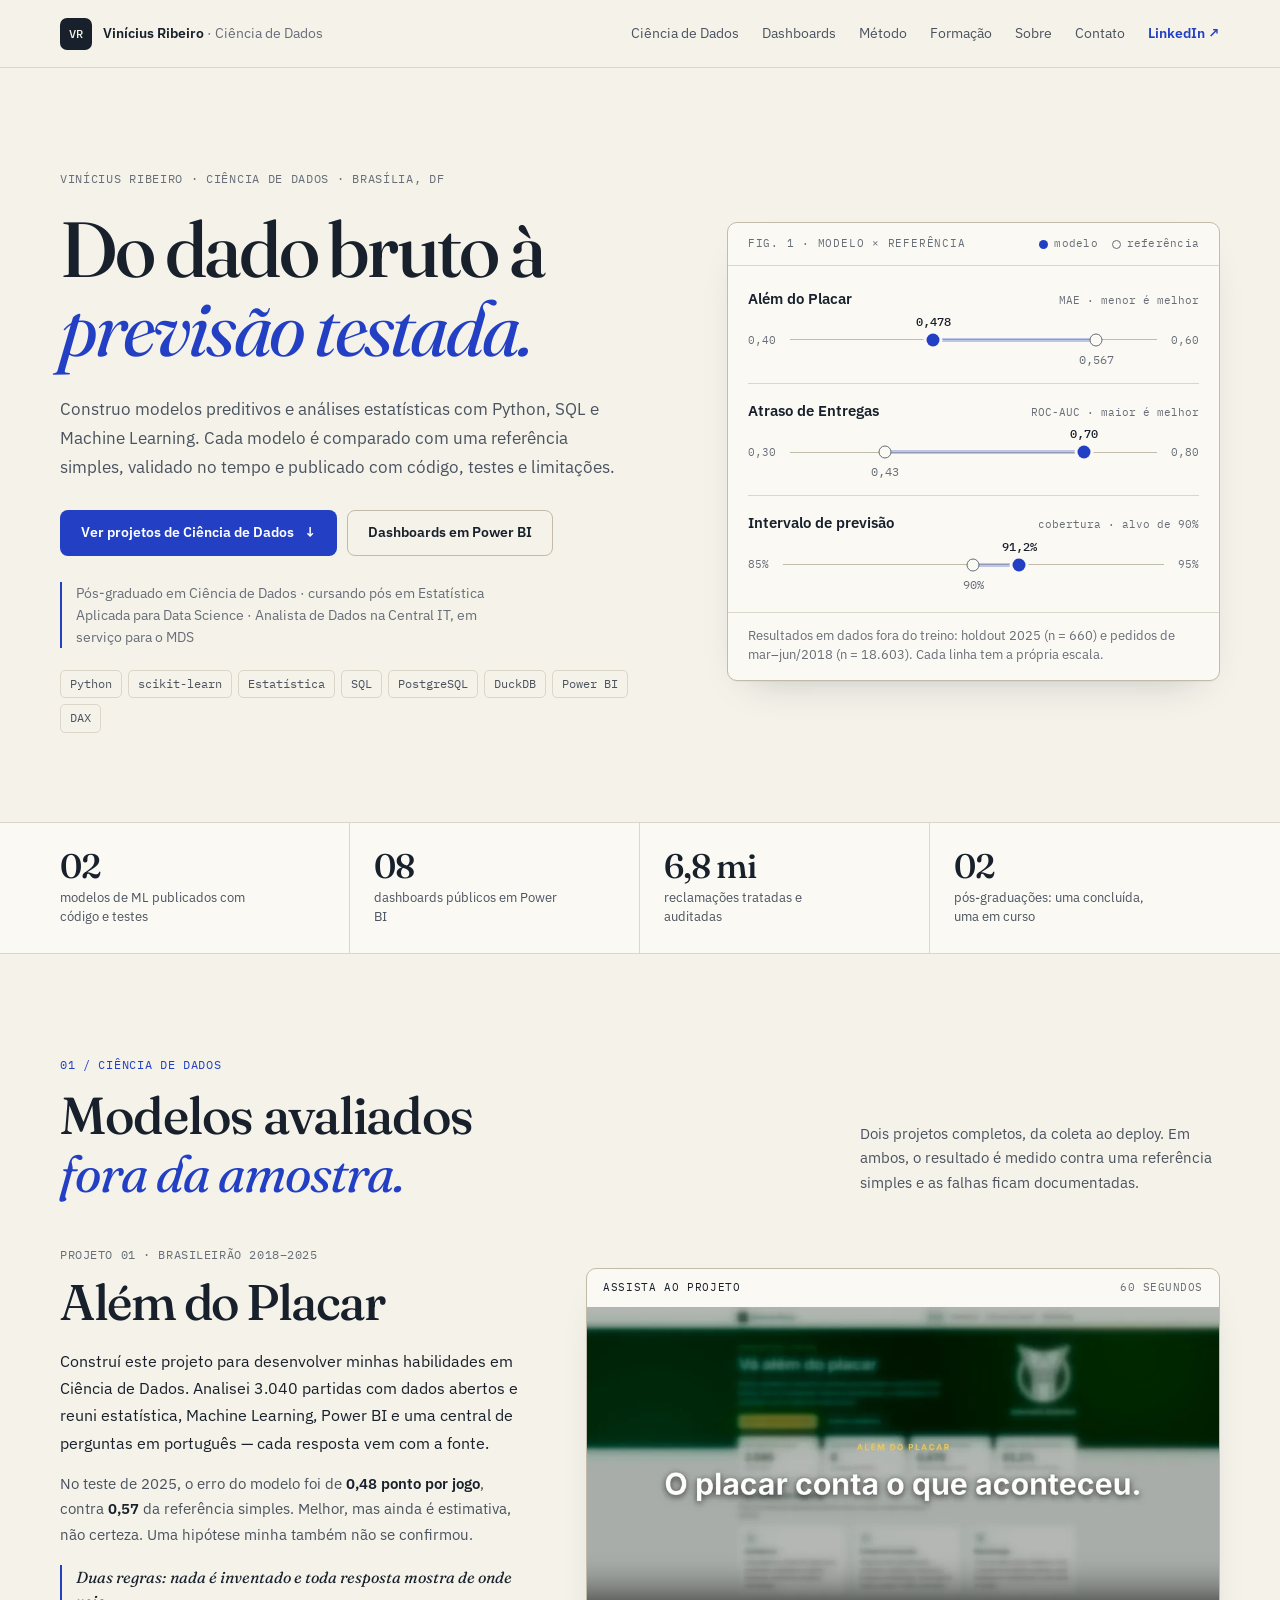
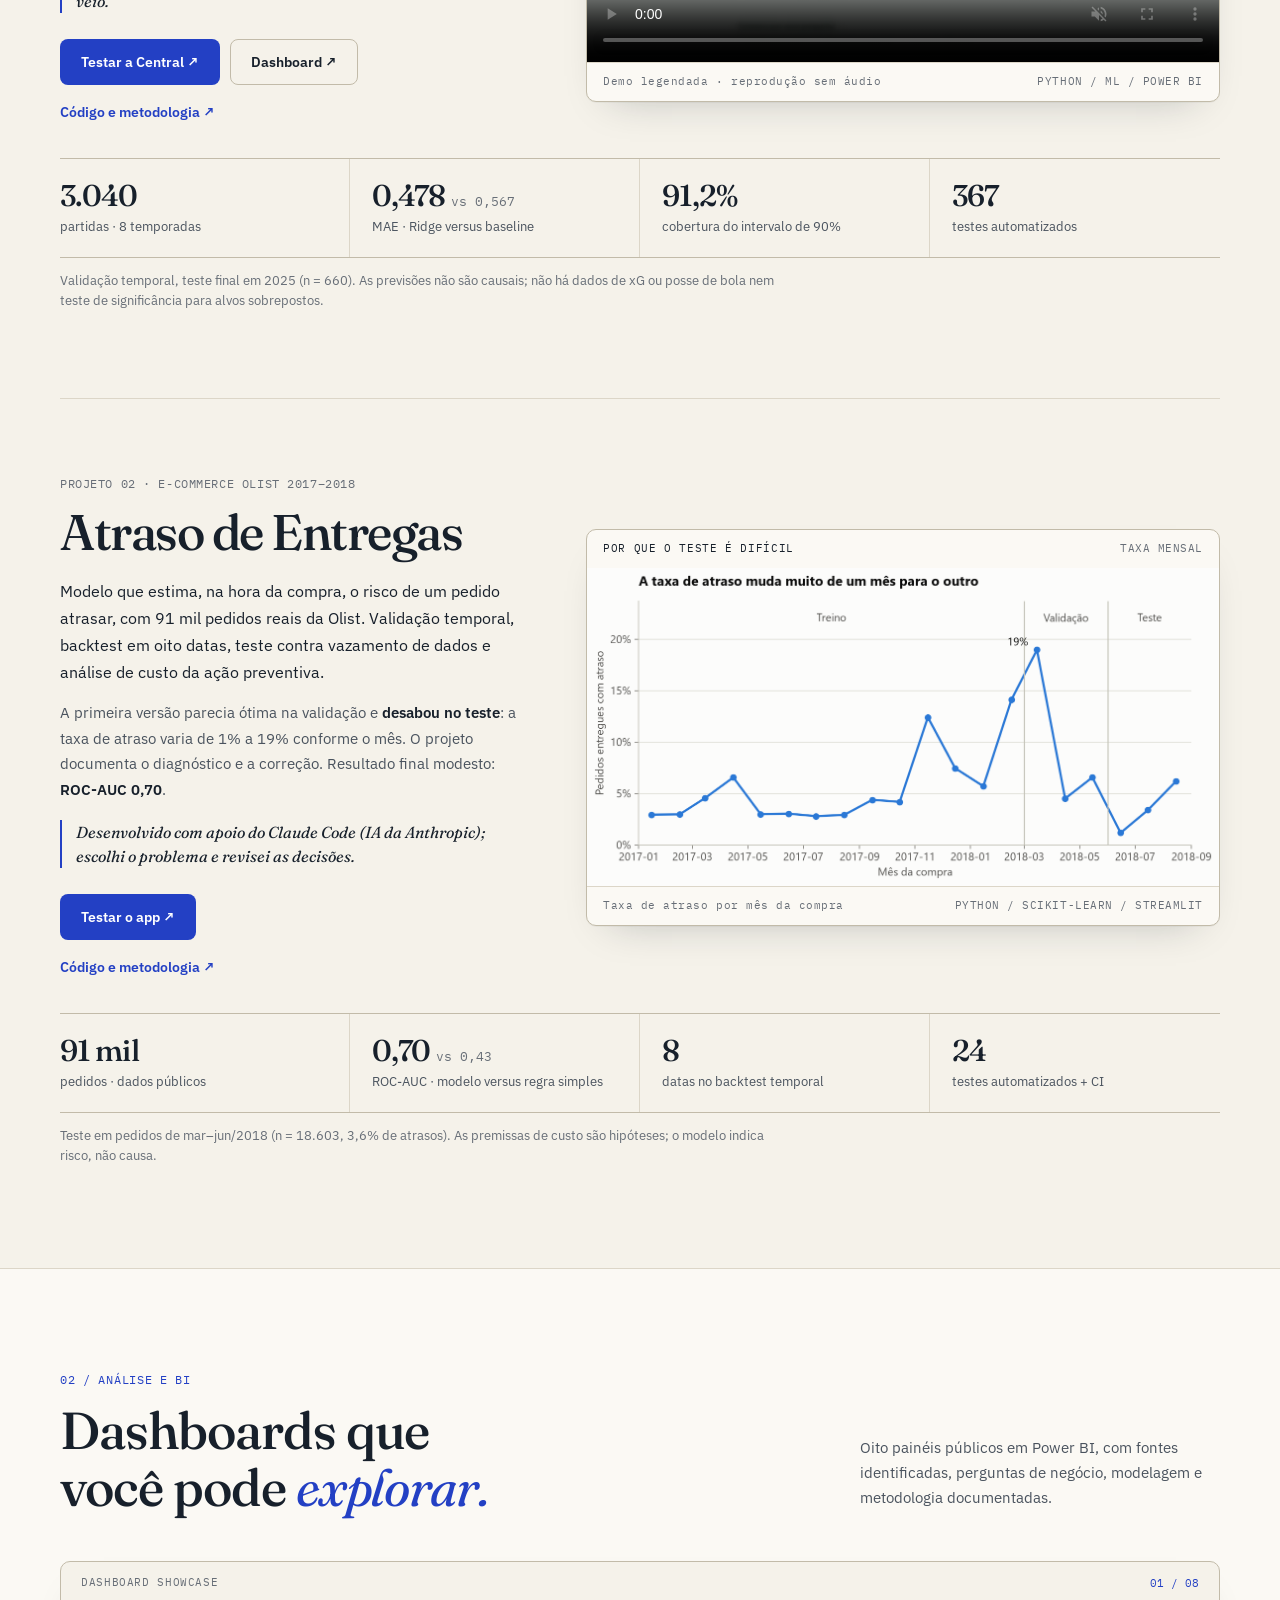
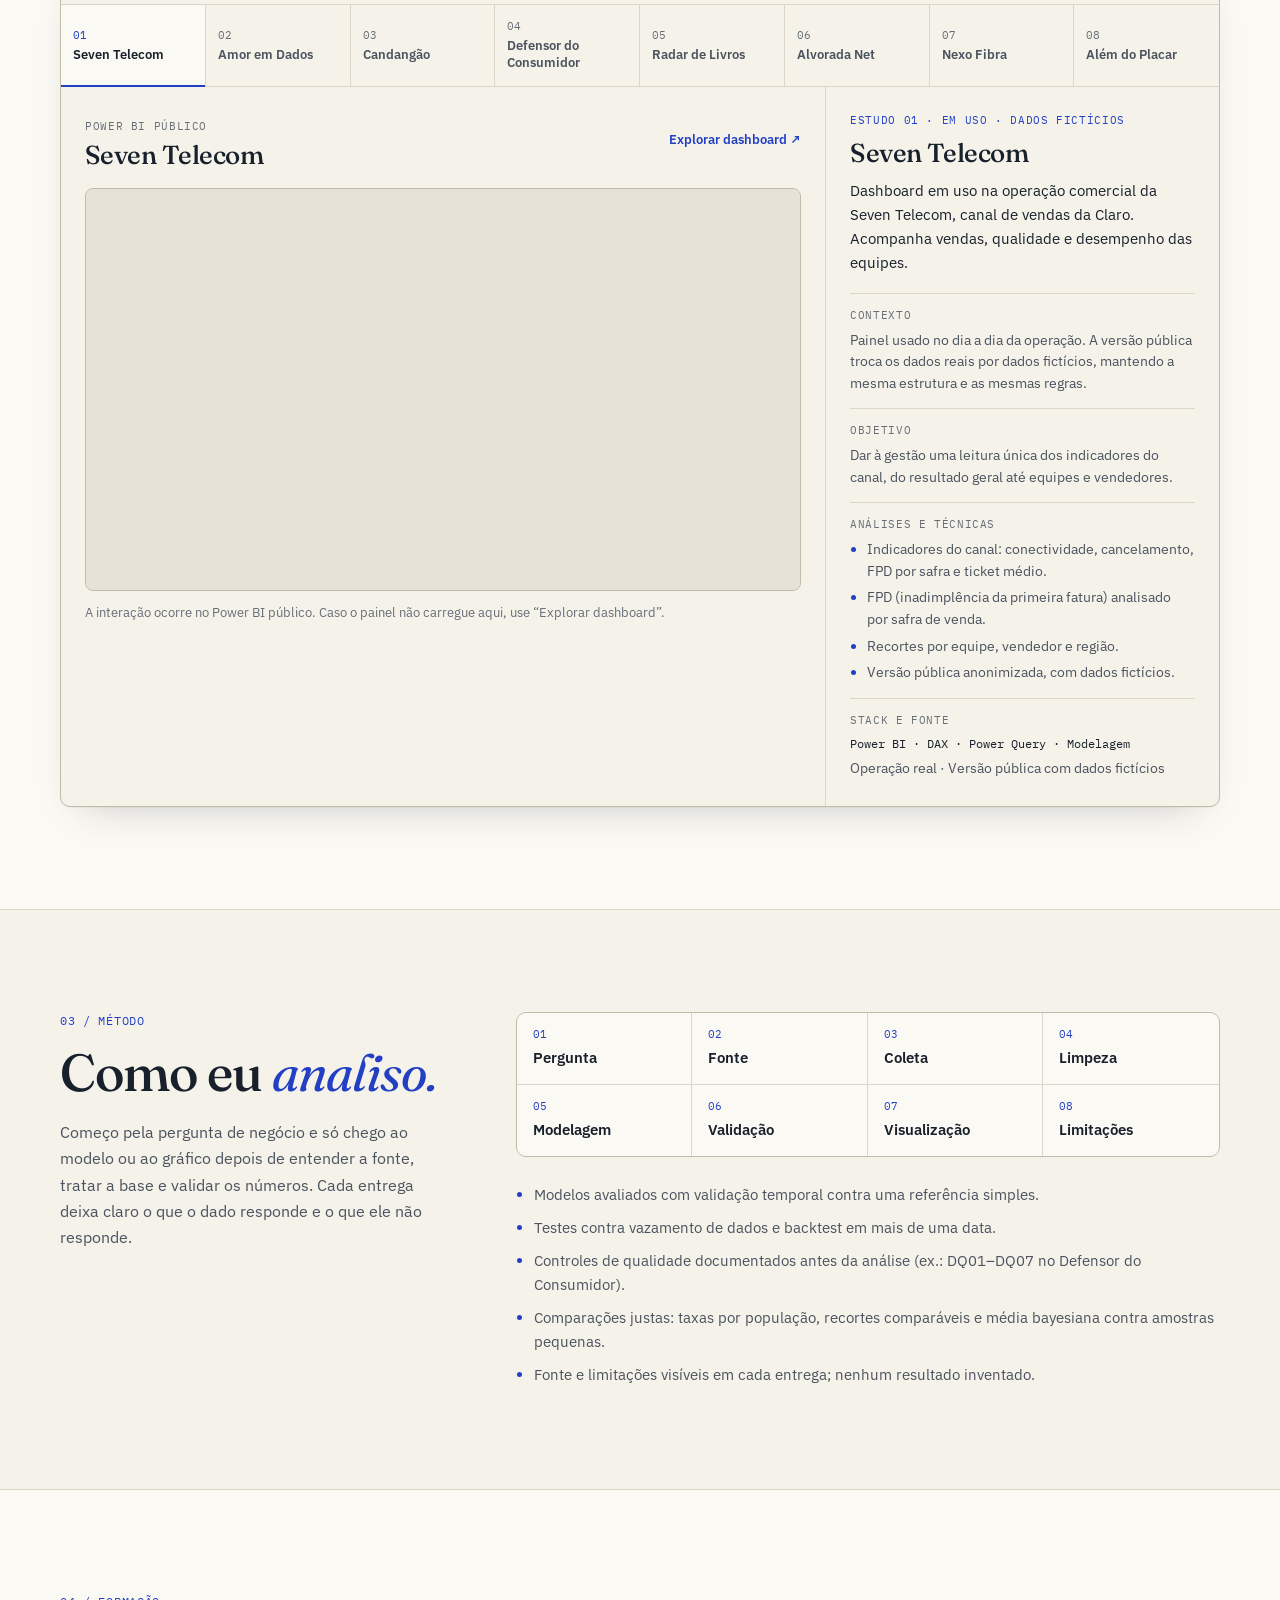
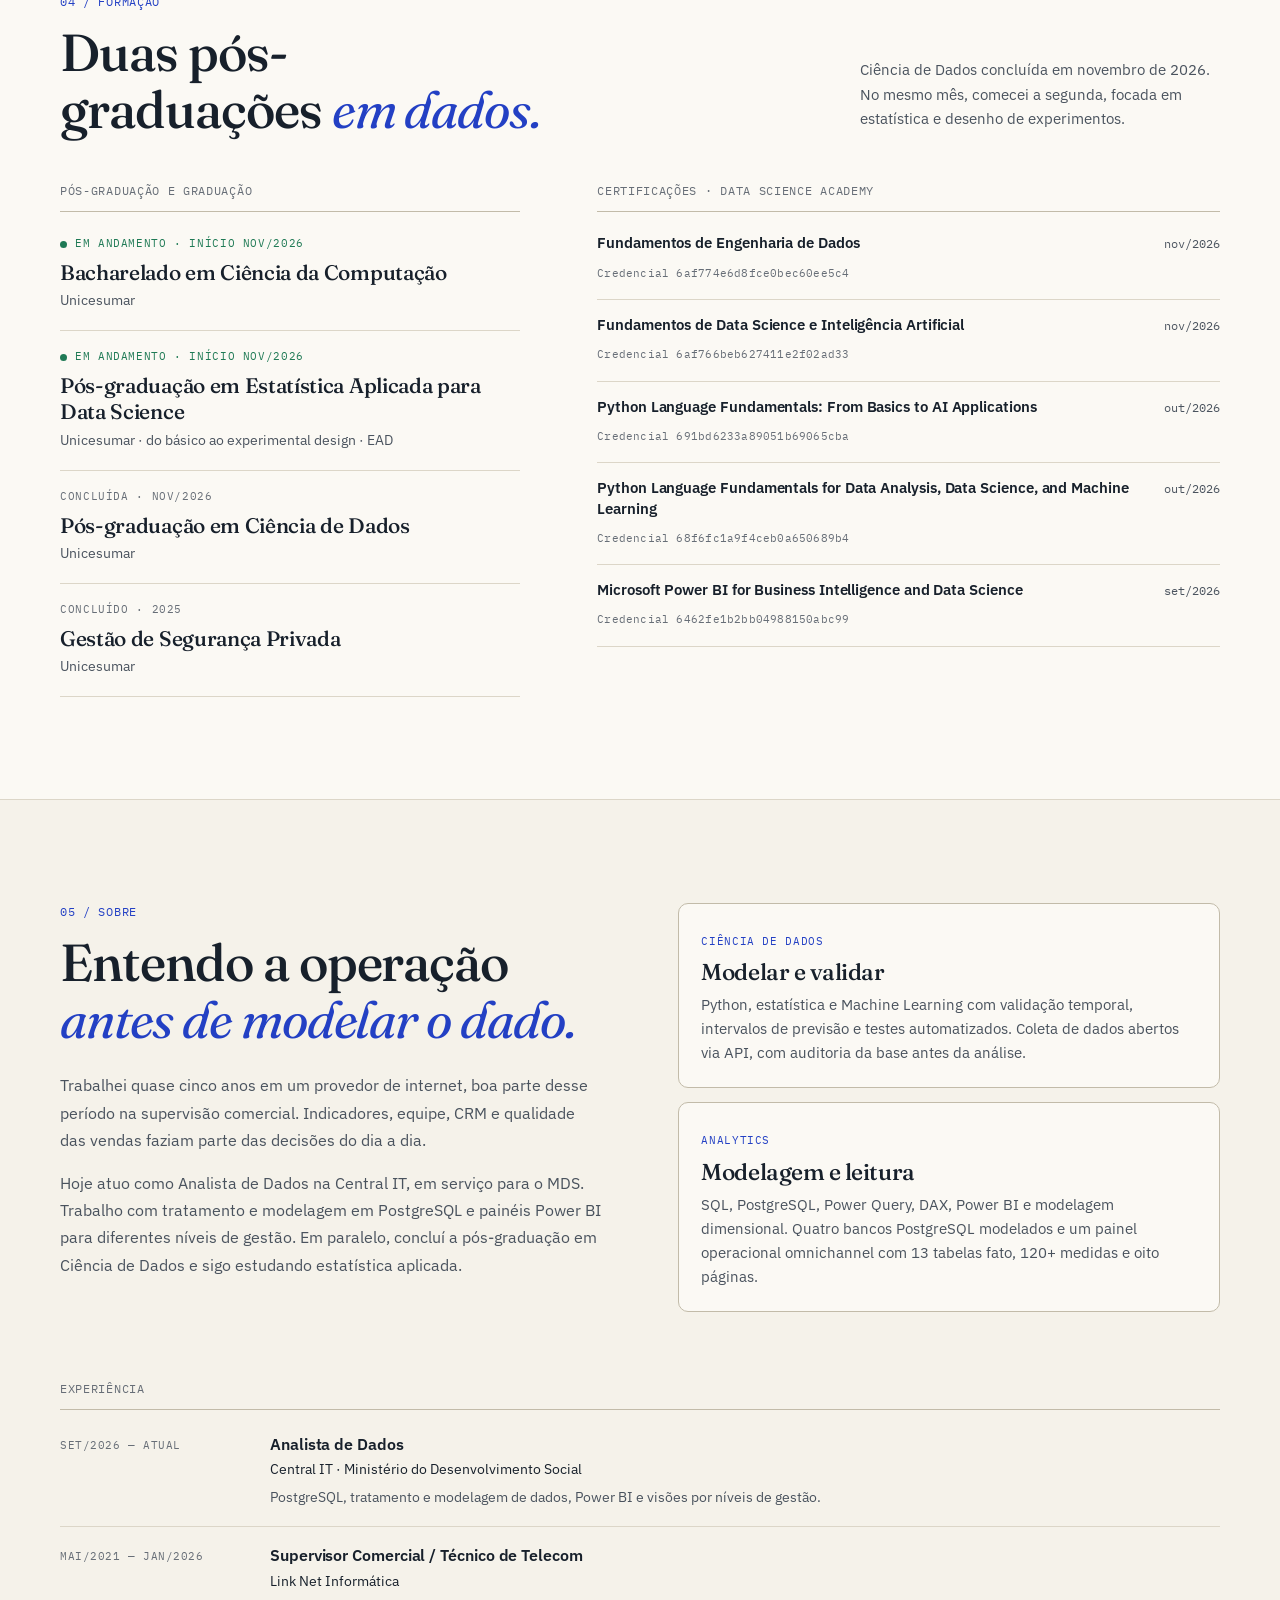
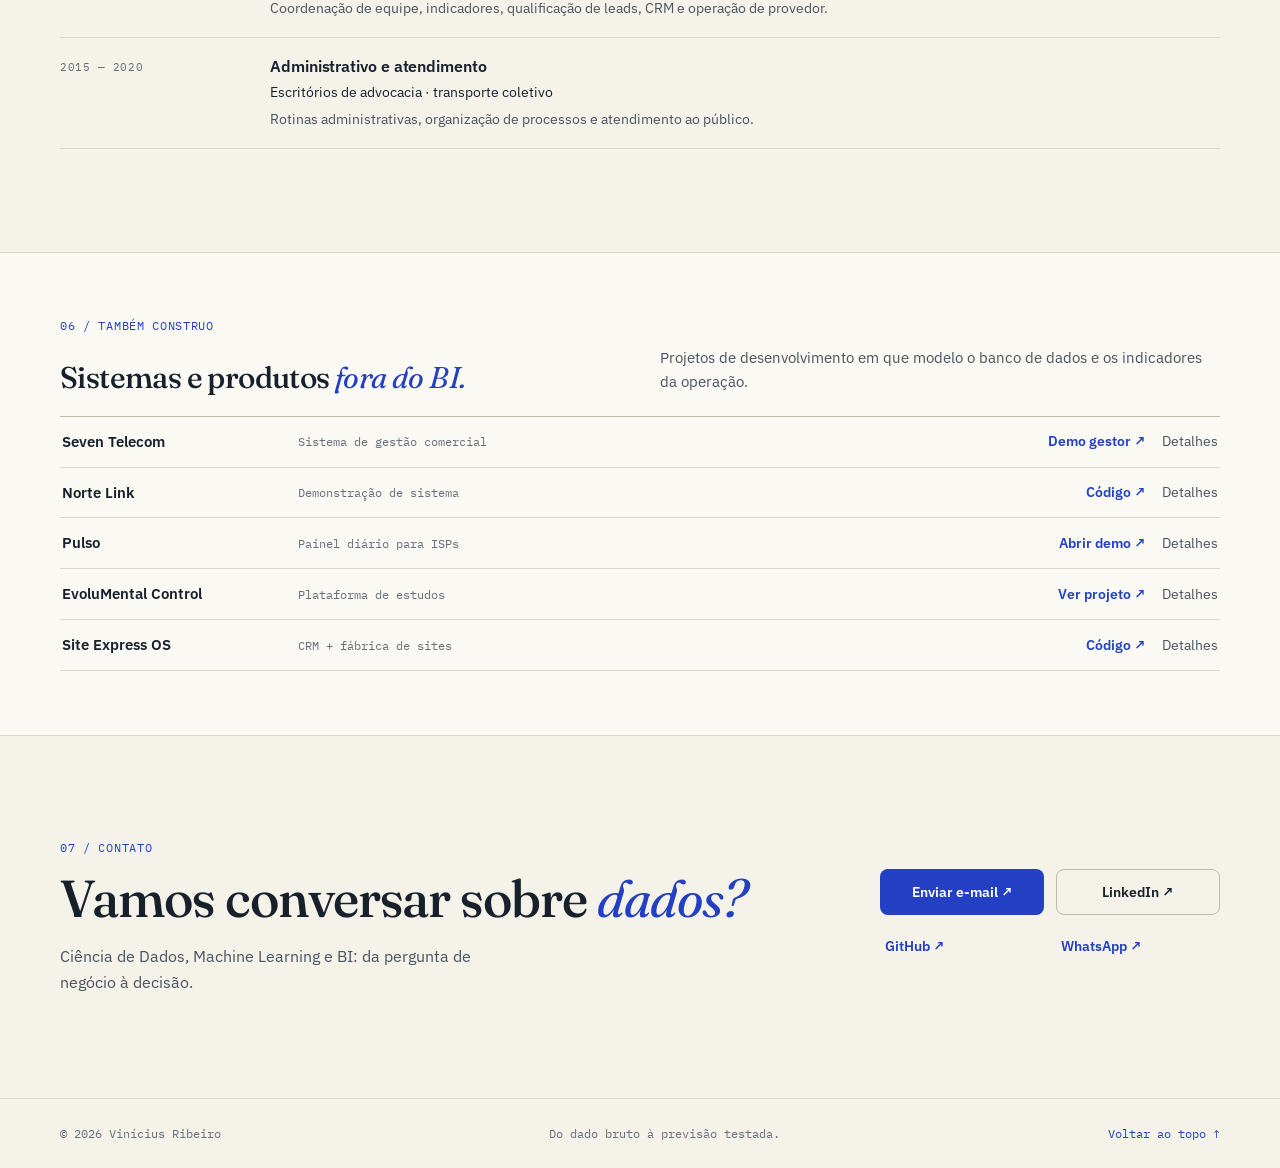
<file: index.html>
<!doctype html>
<html lang="pt-BR">
  <head>
    <meta charset="utf-8">
    <meta name="viewport" content="width=device-width, initial-scale=1">
    <meta name="theme-color" content="#f5f2ea" media="(prefers-color-scheme: light)">
    <meta name="theme-color" content="#11151b" media="(prefers-color-scheme: dark)">
    <meta name="description" content="Portfólio de Vinícius Ribeiro: Ciência de Dados e Machine Learning com validação temporal, estatística, Python, SQL e dashboards em Power BI com dados públicos e reais.">
    <meta name="author" content="Vinícius Ribeiro">
    <meta name="robots" content="index, follow">
    <title>Vinícius Ribeiro | Ciência de Dados, Machine Learning &amp; Analytics</title>
    <link rel="canonical" href="https://vinriibeiro.github.io/">
    <meta property="og:type" content="website">
    <meta property="og:locale" content="pt_BR">
    <meta property="og:title" content="Vinícius Ribeiro | Do dado bruto à previsão testada">
    <meta property="og:description" content="Modelos de Machine Learning comparados com uma referência simples, validados no tempo e publicados com código, testes e limitações.">
    <meta property="og:url" content="https://vinriibeiro.github.io/">
    <meta property="og:image" content="https://vinriibeiro.github.io/assets/og.jpg">
    <meta property="og:image:width" content="1200">
    <meta property="og:image:height" content="630">
    <meta name="twitter:card" content="summary_large_image">
    <meta name="twitter:title" content="Vinícius Ribeiro | Ciência de Dados & Analytics">
    <meta name="twitter:description" content="Python, Machine Learning, estatística, SQL e Power BI — projetos, método e resultados documentados.">
    <meta name="twitter:image" content="https://vinriibeiro.github.io/assets/og.jpg">
    <link rel="icon" href="assets/favicon.svg" type="image/svg+xml">
    <link rel="preconnect" href="https://fonts.googleapis.com">
    <link rel="preconnect" href="https://fonts.gstatic.com" crossorigin>
    <link href="https://fonts.googleapis.com/css2?family=Fraunces:ital,opsz,wght@0,9..144,400..600;1,9..144,400..600&family=IBM+Plex+Mono:wght@400;500&family=IBM+Plex+Sans:wght@400;500;600&display=swap" rel="stylesheet">
    <link rel="stylesheet" href="assets/style.css">
    <script src="assets/app.js" defer></script>
  </head>
  <body>
    <a class="skip-link" href="#conteudo">Pular para o conteúdo</a>

    <header class="site-header" id="topo">
      <div class="container header-inner">
        <a href="#topo" class="brand" aria-label="Vinícius Ribeiro — voltar ao início">
          <span class="brand-mark" aria-hidden="true">VR</span>
          <span class="brand-name">Vinícius Ribeiro <span>· Ciência de Dados</span></span>
        </a>
        <button class="menu-toggle" type="button" aria-label="Abrir menu" aria-expanded="false" aria-controls="menu-principal"><span></span><span></span><span></span></button>
        <nav class="nav" id="menu-principal" aria-label="Navegação principal">
          <a href="#ciencia-de-dados">Ciência de Dados</a>
          <a href="#dashboards">Dashboards</a>
          <a href="#metodo">Método</a>
          <a href="#formacao">Formação</a>
          <a href="#sobre">Sobre</a>
          <a href="#contato">Contato</a>
          <a class="nav-linkedin" href="https://www.linkedin.com/in/vinriibeiro/" target="_blank" rel="noopener noreferrer">LinkedIn <span aria-hidden="true">↗</span></a>
        </nav>
      </div>
    </header>

    <main id="conteudo">
      <section class="hero container" aria-labelledby="titulo-principal">
        <div class="hero-copy">
          <p class="eyebrow">Vinícius Ribeiro · Ciência de Dados · Brasília, DF</p>
          <h1 id="titulo-principal">Do dado bruto à <em>previsão testada.</em></h1>
          <p class="hero-lead">Construo modelos preditivos e análises estatísticas com Python, SQL e Machine Learning. Cada modelo é comparado com uma referência simples, validado no tempo e publicado com código, testes e limitações.</p>
          <div class="hero-actions">
            <a class="button button-primary" href="#ciencia-de-dados">Ver projetos de Ciência de Dados <span aria-hidden="true">↓</span></a>
            <a class="button button-secondary" href="#dashboards">Dashboards em Power BI</a>
          </div>
          <p class="hero-role">Pós-graduado em Ciência de Dados · cursando pós em Estatística Aplicada para Data Science · Analista de Dados na Central IT, em serviço para o MDS</p>
          <ul class="tech-chips" aria-label="Tecnologias principais">
            <li>Python</li><li>scikit-learn</li><li>Estatística</li><li>SQL</li><li>PostgreSQL</li><li>DuckDB</li><li>Power BI</li><li>DAX</li>
          </ul>
        </div>
        <figure class="hero-figure" aria-labelledby="fig1-caption">
          <div class="figure-top"><span>FIG. 1 · MODELO × REFERÊNCIA</span><span class="figure-legend"><i class="dot-model"></i> modelo <i class="dot-base"></i> referência</span></div>
          <div class="db-list">
            <div class="db-row">
              <div class="db-head"><strong>Além do Placar</strong><span>MAE · menor é melhor</span></div>
              <div class="db-scale"><span>0,40</span>
                <div class="db-track" style="--a:39%;--b:83.5%" role="img" aria-label="Erro médio absoluto: modelo Ridge 0,478; referência (média de 5 jogos) 0,567"><i class="db-link"></i><b class="db-dot base"><em>0,567</em></b><b class="db-dot model"><em>0,478</em></b></div>
              <span>0,60</span></div>
            </div>
            <div class="db-row">
              <div class="db-head"><strong>Atraso de Entregas</strong><span>ROC-AUC · maior é melhor</span></div>
              <div class="db-scale"><span>0,30</span>
                <div class="db-track" style="--a:80%;--b:26%" role="img" aria-label="ROC-AUC: modelo 0,70; regra simples 0,43"><i class="db-link"></i><b class="db-dot base"><em>0,43</em></b><b class="db-dot model"><em>0,70</em></b></div>
              <span>0,80</span></div>
            </div>
            <div class="db-row">
              <div class="db-head"><strong>Intervalo de previsão</strong><span>cobertura · alvo de 90%</span></div>
              <div class="db-scale"><span>85%</span>
                <div class="db-track" style="--a:62%;--b:50%" role="img" aria-label="Cobertura do intervalo de 90%: observada 91,2%; nominal 90%"><i class="db-link"></i><b class="db-dot base"><em>90%</em></b><b class="db-dot model"><em>91,2%</em></b></div>
              <span>95%</span></div>
            </div>
          </div>
          <figcaption id="fig1-caption">Resultados em dados fora do treino: holdout 2025 (n = 660) e pedidos de mar–jun/2018 (n = 18.603). Cada linha tem a própria escala.</figcaption>
        </figure>
      </section>

      <div class="proof-band" aria-label="Portfólio em números"><div class="container proof-grid"><div><strong>02</strong><span>modelos de ML publicados com código e testes</span></div><div><strong>08</strong><span>dashboards públicos em Power BI</span></div><div><strong>6,8 mi</strong><span>reclamações tratadas e auditadas</span></div><div><strong>02</strong><span>pós-graduações: uma concluída, uma em curso</span></div></div></div>

      <section class="section science-section" id="ciencia-de-dados" aria-labelledby="science-title">
        <div class="container">
          <div class="section-heading">
            <div><p class="section-index">01 / Ciência de Dados</p><h2 id="science-title">Modelos avaliados <em>fora da amostra.</em></h2></div>
            <p>Dois projetos completos, da coleta ao deploy. Em ambos, o resultado é medido contra uma referência simples e as falhas ficam documentadas.</p>
          </div>

          <article class="project">
            <div class="science-grid">
              <div class="science-main">
                <div class="science-tag">Projeto 01 · Brasileirão 2018–2025</div>
                <h3 class="science-title">Além do Placar</h3>
                <p class="science-lead">Construí este projeto para desenvolver minhas habilidades em Ciência de Dados. Analisei 3.040 partidas com dados abertos e reuni estatística, Machine Learning, Power BI e uma central de perguntas em português — cada resposta vem com a fonte.</p>
                <p class="science-small">No teste de 2025, o erro do modelo foi de <strong>0,48 ponto por jogo</strong>, contra <strong>0,57</strong> da referência simples. Melhor, mas ainda é estimativa, não certeza. Uma hipótese minha também não se confirmou.</p>
                <p class="science-principle">Duas regras: nada é inventado e toda resposta mostra de onde veio.</p>
                <div class="science-actions"><a class="button button-primary" href="https://vinriibeiro.github.io/alem-do-placar/consulta.html" target="_blank" rel="noopener noreferrer">Testar a Central ↗</a><a class="button button-secondary" href="https://vinriibeiro.github.io/alem-do-placar/dashboard.html" target="_blank" rel="noopener noreferrer">Dashboard ↗</a><a class="text-link" href="https://github.com/vinriibeiro/alem-do-placar" target="_blank" rel="noopener noreferrer">Código e metodologia ↗</a></div>
              </div>
              <div class="science-video-panel">
                <div class="video-panel-heading"><span class="mono">ASSISTA AO PROJETO</span><span class="video-duration">60 SEGUNDOS</span></div>
                <video id="science-video" class="science-video" controls muted loop playsinline preload="none" poster="assets/alem-do-placar-poster.webp" aria-label="Vídeo de 60 segundos apresentando o projeto Além do Placar, com legendas na imagem">
                  <source src="assets/alem-do-placar-60s.mp4" type="video/mp4">
                  Seu navegador não suporta reprodução de vídeo.
                </video>
                <div class="video-panel-footer"><span>Demo legendada · reprodução sem áudio</span><span>PYTHON / ML / POWER BI</span></div>
              </div>
            </div>
            <div class="science-metrics" aria-label="Resultados e qualidade do projeto Além do Placar"><div><strong>3.040</strong><span>partidas · 8 temporadas</span></div><div><strong>0,478 <small>vs 0,567</small></strong><span>MAE · Ridge versus baseline</span></div><div><strong>91,2%</strong><span>cobertura do intervalo de 90%</span></div><div><strong>367</strong><span>testes automatizados</span></div></div>
            <p class="science-footnote">Validação temporal, teste final em 2025 (n = 660). As previsões não são causais; não há dados de xG ou posse de bola nem teste de significância para alvos sobrepostos.</p>
          </article>

          <article class="project">
            <div class="science-grid">
              <div class="science-main">
                <div class="science-tag">Projeto 02 · E-commerce Olist 2017–2018</div>
                <h3 class="science-title">Atraso de Entregas</h3>
                <p class="science-lead">Modelo que estima, na hora da compra, o risco de um pedido atrasar, com 91 mil pedidos reais da Olist. Validação temporal, backtest em oito datas, teste contra vazamento de dados e análise de custo da ação preventiva.</p>
                <p class="science-small">A primeira versão parecia ótima na validação e <strong>desabou no teste</strong>: a taxa de atraso varia de 1% a 19% conforme o mês. O projeto documenta o diagnóstico e a correção. Resultado final modesto: <strong>ROC-AUC 0,70</strong>.</p>
                <p class="science-principle">Desenvolvido com apoio do Claude Code (IA da Anthropic); escolhi o problema e revisei as decisões.</p>
                <div class="science-actions"><a class="button button-primary" href="https://previsao-atraso-entregas.streamlit.app/" target="_blank" rel="noopener noreferrer">Testar o app ↗</a><a class="text-link" href="https://github.com/vinriibeiro/previsao-atraso-entregas" target="_blank" rel="noopener noreferrer">Código e metodologia ↗</a></div>
              </div>
              <figure class="science-video-panel science-figure">
                <div class="video-panel-heading"><span class="mono">POR QUE O TESTE É DIFÍCIL</span><span class="video-duration">TAXA MENSAL</span></div>
                <img src="assets/atraso-entregas-mes.png" alt="Gráfico da taxa mensal de pedidos atrasados entre 2017 e 2018, variando de cerca de 1% a 19%, com as divisões de treino, validação e teste" loading="lazy">
                <figcaption class="video-panel-footer"><span>Taxa de atraso por mês da compra</span><span>PYTHON / SCIKIT-LEARN / STREAMLIT</span></figcaption>
              </figure>
            </div>
            <div class="science-metrics" aria-label="Resultados do projeto Atraso de Entregas"><div><strong>91 mil</strong><span>pedidos · dados públicos</span></div><div><strong>0,70 <small>vs 0,43</small></strong><span>ROC-AUC · modelo versus regra simples</span></div><div><strong>8</strong><span>datas no backtest temporal</span></div><div><strong>24</strong><span>testes automatizados + CI</span></div></div>
            <p class="science-footnote">Teste em pedidos de mar–jun/2018 (n = 18.603, 3,6% de atrasos). As premissas de custo são hipóteses; o modelo indica risco, não causa.</p>
          </article>
        </div>
      </section>

      <section class="section dashboards-section" id="dashboards" aria-labelledby="dashboards-title">
        <div class="container">
          <div class="section-heading">
            <div><p class="section-index">02 / Análise e BI</p><h2 id="dashboards-title">Dashboards que você pode <em>explorar.</em></h2></div>
            <p>Oito painéis públicos em Power BI, com fontes identificadas, perguntas de negócio, modelagem e metodologia documentadas.</p>
          </div>
          <div class="showcase">
            <div class="showcase-toolbar"><span class="mono toolbar-label">DASHBOARD SHOWCASE</span><span class="showcase-count" id="showcase-count">01 / 08</span></div>
            <div class="dashboard-tabs" id="dashboard-tabs" role="tablist" aria-label="Selecionar dashboard"></div>
            <div class="showcase-body">
              <div class="viewer-column">
                <div class="viewer-head"><div><span class="viewer-live">POWER BI PÚBLICO</span><h3 id="viewer-title">Seven Telecom</h3></div><a class="viewer-external" id="viewer-external" href="#" target="_blank" rel="noopener noreferrer">Explorar dashboard <span aria-hidden="true">↗</span></a></div>
                <div class="viewer-shell" id="viewer-shell">
                  <div class="viewer-skeleton" id="viewer-skeleton" role="status" aria-label="Carregando dashboard"><span></span><span></span><span></span><p>Preparando visualização…</p></div>
                  <div class="viewer-mobile" id="viewer-mobile"><div class="mobile-visual" aria-hidden="true"><div class="mobile-visual-grid"><i></i><i></i><i></i><i></i><i></i><i></i></div><div class="mobile-visual-lines"><span></span><span></span><span></span></div></div><p>O dashboard completo é interativo. Para uma leitura melhor no celular, abra no Power BI ou carregue aqui.</p><div class="mobile-viewer-actions"><button class="button button-secondary button-small" type="button" id="load-mobile-iframe">Carregar nesta página</button><a class="button button-primary button-small" id="open-mobile-dashboard" href="#" target="_blank" rel="noopener noreferrer">Abrir dashboard ↗</a></div></div>
                  <iframe id="dashboard-iframe" title="Dashboard público em Power BI" allowfullscreen loading="lazy" referrerpolicy="strict-origin-when-cross-origin"></iframe>
                </div>
                <p class="viewer-note">A interação ocorre no Power BI público. Caso o painel não carregue aqui, use “Explorar dashboard”.</p>
              </div>
              <aside class="case-column" id="dashboard-case" aria-live="polite" aria-label="Estudo do dashboard"></aside>
            </div>
          </div>
        </div>
      </section>

      <section class="section method-section" id="metodo" aria-labelledby="method-title"><div class="container method-layout"><div><p class="section-index">03 / Método</p><h2 id="method-title">Como eu <em>analiso.</em></h2><p>Começo pela pergunta de negócio e só chego ao modelo ou ao gráfico depois de entender a fonte, tratar a base e validar os números. Cada entrega deixa claro o que o dado responde e o que ele não responde.</p></div><div class="method-panel"><ol class="method-flow" aria-label="Etapas da análise"><li>Pergunta</li><li>Fonte</li><li>Coleta</li><li>Limpeza</li><li>Modelagem</li><li>Validação</li><li>Visualização</li><li>Limitações</li></ol><ul class="method-rules"><li>Modelos avaliados com validação temporal contra uma referência simples.</li><li>Testes contra vazamento de dados e backtest em mais de uma data.</li><li>Controles de qualidade documentados antes da análise (ex.: DQ01–DQ07 no Defensor do Consumidor).</li><li>Comparações justas: taxas por população, recortes comparáveis e média bayesiana contra amostras pequenas.</li><li>Fonte e limitações visíveis em cada entrega; nenhum resultado inventado.</li></ul></div></div></section>

      <section class="section education-section" id="formacao" aria-labelledby="education-title">
        <div class="container">
          <div class="section-heading">
            <div><p class="section-index">04 / Formação</p><h2 id="education-title">Duas pós-graduações <em>em dados.</em></h2></div>
            <p>Ciência de Dados concluída em novembro de 2026. No mesmo mês, comecei a segunda, focada em estatística e desenho de experimentos.</p>
          </div>
          <div class="education-layout">
            <div>
              <h3 class="list-title">Pós-graduação e graduação</h3>
              <div class="degree-list">
                <article class="degree is-current"><span class="mono degree-status"><i class="status-dot"></i> Em andamento · início nov/2026</span><h4>Bacharelado em Ciência da Computação</h4><p>Unicesumar</p></article>
                <article class="degree is-current"><span class="mono degree-status"><i class="status-dot"></i> Em andamento · início nov/2026</span><h4>Pós-graduação em Estatística Aplicada para Data Science</h4><p>Unicesumar · do básico ao experimental design · EAD</p></article>
                <article class="degree"><span class="mono degree-status">Concluída · nov/2026</span><h4>Pós-graduação em Ciência de Dados</h4><p>Unicesumar</p></article>
                <article class="degree"><span class="mono degree-status">Concluído · 2025</span><h4>Gestão de Segurança Privada</h4><p>Unicesumar</p></article>
              </div>
            </div>
            <div>
              <h3 class="list-title">Certificações · Data Science Academy</h3>
              <ul class="cert-list">
                <li><div><h4>Fundamentos de Engenharia de Dados</h4><span class="mono">Credencial 6af774e6d8fce0bec60ee5c4</span></div><time>nov/2026</time></li>
                <li><div><h4>Fundamentos de Data Science e Inteligência Artificial</h4><span class="mono">Credencial 6af766beb627411e2f02ad33</span></div><time>nov/2026</time></li>
                <li><div><h4>Python Language Fundamentals: From Basics to AI Applications</h4><span class="mono">Credencial 691bd6233a89051b69065cba</span></div><time>out/2026</time></li>
                <li><div><h4>Python Language Fundamentals for Data Analysis, Data Science, and Machine Learning</h4><span class="mono">Credencial 68f6fc1a9f4ceb0a650689b4</span></div><time>out/2026</time></li>
                <li><div><h4>Microsoft Power BI for Business Intelligence and Data Science</h4><span class="mono">Credencial 6462fe1b2bb04988150abc99</span></div><time>set/2026</time></li>
              </ul>
            </div>
          </div>
        </div>
      </section>

      <section class="section about-section" id="sobre" aria-labelledby="about-title"><div class="container"><div class="about-layout"><div><p class="section-index">05 / Sobre</p><h2 id="about-title">Entendo a operação <em>antes de modelar o dado.</em></h2><p>Trabalhei quase cinco anos em um provedor de internet, boa parte desse período na supervisão comercial. Indicadores, equipe, CRM e qualidade das vendas faziam parte das decisões do dia a dia.</p><p>Hoje atuo como Analista de Dados na Central IT, em serviço para o MDS. Trabalho com tratamento e modelagem em PostgreSQL e painéis Power BI para diferentes níveis de gestão. Em paralelo, concluí a pós-graduação em Ciência de Dados e sigo estudando estatística aplicada.</p></div><div class="competence-grid"><div class="competence-card"><span class="mono">CIÊNCIA DE DADOS</span><h3>Modelar e validar</h3><p>Python, estatística e Machine Learning com validação temporal, intervalos de previsão e testes automatizados. Coleta de dados abertos via API, com auditoria da base antes da análise.</p></div><div class="competence-card"><span class="mono">ANALYTICS</span><h3>Modelagem e leitura</h3><p>SQL, PostgreSQL, Power Query, DAX, Power BI e modelagem dimensional. Quatro bancos PostgreSQL modelados e um painel operacional omnichannel com 13 tabelas fato, 120+ medidas e oito páginas.</p></div></div></div>
          <div class="career-layout"><h3 class="list-title">Experiência</h3><div class="career-list"><article><time>SET/2026 — ATUAL</time><div><h4>Analista de Dados</h4><p>Central IT · Ministério do Desenvolvimento Social</p><span>PostgreSQL, tratamento e modelagem de dados, Power BI e visões por níveis de gestão.</span></div></article><article><time>MAI/2021 — JAN/2026</time><div><h4>Supervisor Comercial / Técnico de Telecom</h4><p>Link Net Informática</p><span>Coordenação de equipe, indicadores, qualificação de leads, CRM e operação de provedor.</span></div></article><article><time>2015 — 2020</time><div><h4>Administrativo e atendimento</h4><p>Escritórios de advocacia · transporte coletivo</p><span>Rotinas administrativas, organização de processos e atendimento ao público.</span></div></article></div></div>
        </div></section>

      <section class="section other-section" id="outros-projetos" aria-labelledby="other-title"><div class="container"><div class="other-head"><p class="section-index">06 / Também construo</p><h2 id="other-title">Sistemas e produtos <em>fora do BI.</em></h2><p>Projetos de desenvolvimento em que modelo o banco de dados e os indicadores da operação.</p></div><ul class="other-list" id="system-grid"></ul></div></section>

      <section class="section contact-section" id="contato" aria-labelledby="contact-title"><div class="container contact-layout"><div><p class="section-index">07 / Contato</p><h2 id="contact-title">Vamos conversar sobre <em>dados?</em></h2><p>Ciência de Dados, Machine Learning e BI: da pergunta de negócio à decisão.</p></div><div class="contact-actions"><a class="button button-primary" href="mailto:vinriibeiro@gmail.com">Enviar e-mail ↗</a><a class="button button-secondary" href="https://www.linkedin.com/in/vinriibeiro/" target="_blank" rel="noopener noreferrer">LinkedIn ↗</a><a class="text-link" href="https://github.com/vinriibeiro" target="_blank" rel="noopener noreferrer">GitHub ↗</a><a class="text-link" href="https://wa.me/5561999731141" target="_blank" rel="noopener noreferrer">WhatsApp ↗</a></div></div></section>
    </main>

    <footer class="site-footer"><div class="container footer-inner"><span>© <span id="footer-year">2026</span> Vinícius Ribeiro</span><span>Do dado bruto à previsão testada.</span><a href="#topo">Voltar ao topo ↑</a></div></footer>

    <dialog class="details-dialog" id="project-dialog" aria-labelledby="dialog-title"><div class="dialog-inner"><div class="dialog-top"><span class="mono" id="dialog-kicker">DETALHES DO PROJETO</span><button type="button" class="dialog-close" id="dialog-close" aria-label="Fechar detalhes">×</button></div><div id="dialog-content"></div></div></dialog>
    <noscript><div class="noscript-notice">Ative o JavaScript para navegar pelas abas dos dashboards e pelos detalhes dos projetos. Os links de contato e dos projetos de Ciência de Dados continuam disponíveis.</div></noscript>
  </body>
</html>
</file>
<file: assets/style.css>
/* Portfólio v2 — Ciência de Dados.
   Tema claro "papel" por padrão; tema escuro segue a preferência do sistema.
   Para mudar cores, altere apenas os tokens abaixo. */
:root{
  color-scheme:light dark;
  --bg:#f5f2ea;--surface:#fbf9f4;--surface-2:#ece8dd;
  --line:#dcd6c8;--line-strong:#c2bba9;
  --text:#17202b;--muted:#4a535e;--dim:#676e77;
  --accent:#2340c4;--accent-hover:#1a31a0;--accent-ink:#ffffff;--accent-soft:rgba(35,64,196,.08);
  --ok:#1f7a55;--viewer:#e6e2d7;
  --shadow:0 1px 0 rgba(23,32,43,.04),0 18px 40px -24px rgba(23,32,43,.28);
  --serif:"Fraunces",Georgia,"Times New Roman",serif;
  --sans:"IBM Plex Sans",system-ui,-apple-system,"Segoe UI",sans-serif;
  --mono:"IBM Plex Mono",ui-monospace,SFMono-Regular,Menlo,monospace;
  --container:1160px;--radius:10px;
}
@media (prefers-color-scheme:dark){
  :root{
    --bg:#11151b;--surface:#181d25;--surface-2:#202733;
    --line:#2a313d;--line-strong:#3c4656;
    --text:#eceae4;--muted:#b3b8c1;--dim:#8a919c;
    --accent:#9aabff;--accent-hover:#b7c3ff;--accent-ink:#0f1320;--accent-soft:rgba(154,171,255,.1);
    --ok:#7fcfa5;--viewer:#0d1015;
    --shadow:0 18px 44px -22px rgba(0,0,0,.7);
  }
}

*,*::before,*::after{box-sizing:border-box}
html{scroll-behavior:smooth;scroll-padding-top:88px}
body{margin:0;min-width:320px;background:var(--bg);color:var(--text);font:400 16px/1.65 var(--sans);-webkit-font-smoothing:antialiased}
body.dialog-open{overflow:hidden}
a{color:inherit;text-decoration:none}
button{font:inherit}
button,a{-webkit-tap-highlight-color:transparent}
:focus-visible{outline:2px solid var(--accent);outline-offset:3px;border-radius:3px}
::selection{background:var(--accent);color:var(--accent-ink)}
h1,h2,h3,h4,p{margin-top:0}
h1,h2,h3{font-family:var(--serif);font-weight:500;line-height:1.1;letter-spacing:-.02em;text-wrap:balance}
h1 em,h2 em{font-style:italic;font-weight:400;color:var(--accent)}
h4{font:600 15px/1.35 var(--sans);letter-spacing:-.005em}
p{color:var(--muted)}
ul,ol{margin-top:0}
.container{width:min(calc(100% - 64px),var(--container));margin-inline:auto}
.mono,.section-index,.eyebrow{font:400 11.5px/1.5 var(--mono);letter-spacing:.06em;text-transform:uppercase}
.status-dot{width:7px;height:7px;border-radius:50%;display:inline-block;background:var(--ok);flex:none}
.skip-link{position:fixed;top:-80px;left:18px;padding:11px 15px;background:var(--accent);color:var(--accent-ink);font-weight:600;z-index:300;border-radius:6px}
.skip-link:focus{top:12px}

/* Botões e links */
.button{display:inline-flex;align-items:center;justify-content:center;gap:10px;min-height:46px;padding:10px 20px;border:1px solid transparent;border-radius:8px;font-size:14px;font-weight:600;line-height:1.3;cursor:pointer;transition:background .16s,border-color .16s,color .16s}
.button-primary{background:var(--accent);color:var(--accent-ink)}
.button-primary:hover{background:var(--accent-hover)}
.button-secondary{background:transparent;border-color:var(--line-strong);color:var(--text)}
.button-secondary:hover{border-color:var(--accent);color:var(--accent)}
.button-small{min-height:40px;padding:8px 14px;font-size:13px}
.text-link{display:inline-flex;align-items:center;gap:6px;color:var(--accent);font-size:14px;font-weight:600}
.text-link:hover{text-decoration:underline;text-underline-offset:4px}

/* Cabeçalho */
.site-header{height:68px;position:sticky;top:0;z-index:100;background:color-mix(in srgb,var(--bg) 90%,transparent);border-bottom:1px solid var(--line);backdrop-filter:blur(14px);-webkit-backdrop-filter:blur(14px)}
.header-inner{height:100%;display:flex;align-items:center;justify-content:space-between;gap:24px}
.brand{display:flex;align-items:center;gap:11px;flex-shrink:0}
.brand-mark{display:grid;place-items:center;width:32px;height:32px;border-radius:7px;background:var(--text);color:var(--bg);font:500 12px/1 var(--mono);letter-spacing:.02em}
.brand-name{font-size:14px;font-weight:600}
.brand-name span{color:var(--dim);font-weight:400}
.nav{display:flex;align-items:center;gap:clamp(12px,1.8vw,26px)}
.nav>a{font-size:13.5px;color:var(--muted);white-space:nowrap;transition:color .16s}
.nav>a:hover,.nav>a:focus-visible{color:var(--text)}
.nav>a.nav-linkedin{color:var(--accent);font-weight:600}
.menu-toggle{display:none}

/* Abertura */
.hero{display:grid;grid-template-columns:minmax(0,1.1fr) minmax(320px,.9fr);gap:clamp(36px,5vw,76px);align-items:center;padding-top:clamp(56px,8vw,104px);padding-bottom:clamp(56px,7vw,92px)}
.eyebrow{color:var(--dim);margin-bottom:22px}
.hero h1{font-size:clamp(44px,6.1vw,82px);line-height:1.02;letter-spacing:-.035em;margin-bottom:26px}
.hero-lead{max-width:56ch;font-size:17px;line-height:1.7;margin-bottom:28px}
.hero-actions{display:flex;gap:10px;flex-wrap:wrap}
.hero-role{font-size:13.5px;line-height:1.65;color:var(--dim);margin:26px 0 0;max-width:58ch;padding-left:14px;border-left:2px solid var(--accent)}
.tech-chips{display:flex;flex-wrap:wrap;gap:6px;margin:22px 0 0;padding:0;list-style:none}
.tech-chips li{font:400 11.5px/1.4 var(--mono);color:var(--muted);border:1px solid var(--line);padding:5px 9px;border-radius:5px}

/* Figura 1: modelo × referência */
.hero-figure{margin:0;min-width:0;background:var(--surface);border:1px solid var(--line-strong);border-radius:var(--radius);box-shadow:var(--shadow)}
.figure-top{display:flex;justify-content:space-between;align-items:center;gap:8px 14px;flex-wrap:wrap;padding:13px 20px;border-bottom:1px solid var(--line);font:400 11px/1.4 var(--mono);letter-spacing:.07em;color:var(--dim)}
.figure-legend{display:inline-flex;align-items:center;gap:6px;letter-spacing:.02em;text-transform:none}
.figure-legend i{width:9px;height:9px;border-radius:50%;display:inline-block}
.figure-legend i+i,.figure-legend .dot-base{margin-left:8px}
.figure-legend .dot-model{margin-left:0}
.dot-model{background:var(--accent)}
.dot-base{background:var(--surface);border:1.5px solid var(--dim)}
.db-list{padding:6px 20px 4px}
.db-row{padding:18px 0 20px;border-bottom:1px solid var(--line)}
.db-row:last-child{border-bottom:0}
.db-head{display:flex;justify-content:space-between;align-items:baseline;gap:10px;flex-wrap:wrap;margin-bottom:26px}
.db-head strong{font:600 14.5px/1.3 var(--sans)}
.db-head span{font:400 11px/1.4 var(--mono);color:var(--dim)}
.db-scale{display:grid;grid-template-columns:auto 1fr auto;align-items:center;gap:14px;font:400 10.5px/1 var(--mono);color:var(--dim);font-variant-numeric:tabular-nums;margin-bottom:18px}
.db-track{position:relative;height:1px;background:var(--line-strong)}
.db-link{position:absolute;top:-1.5px;height:4px;border-radius:2px;background:var(--accent);opacity:.28;left:min(var(--a),var(--b));right:calc(100% - max(var(--a),var(--b)))}
.db-dot{position:absolute;top:50%;width:13px;height:13px;border-radius:50%;transform:translate(-50%,-50%)}
.db-dot em{position:absolute;left:50%;transform:translateX(-50%);font:500 12px/1 var(--mono);font-style:normal;white-space:nowrap;font-variant-numeric:tabular-nums}
.db-dot.model{left:var(--a);background:var(--accent);box-shadow:0 0 0 3px var(--surface);animation:db-slide 1.1s cubic-bezier(.2,.7,.2,1) both}
.db-dot.model em{bottom:19px;color:var(--text)}
.db-dot.base{left:var(--b);background:var(--surface);border:1.5px solid var(--dim)}
.db-dot.base em{top:19px;color:var(--dim);font-weight:400}
@keyframes db-slide{from{left:var(--b)}}
.hero-figure figcaption{padding:13px 20px 15px;border-top:1px solid var(--line);font-size:12.5px;line-height:1.55;color:var(--dim)}

/* Faixa de números */
.proof-band{border-block:1px solid var(--line);background:var(--surface)}
.proof-grid{display:grid;grid-template-columns:repeat(4,minmax(0,1fr))}
.proof-grid>div{display:flex;flex-direction:column;gap:6px;padding:26px 24px;border-right:1px solid var(--line)}
.proof-grid>div:first-child{padding-left:0}
.proof-grid>div:last-child{border-right:0}
.proof-grid strong{font:500 34px/1 var(--serif);letter-spacing:-.03em;font-variant-numeric:tabular-nums}
.proof-grid span{color:var(--muted);font-size:13px;line-height:1.45;max-width:24ch}

/* Seções */
.section{padding:clamp(64px,8vw,104px) 0;scroll-margin-top:68px}
.section-heading{display:flex;align-items:end;justify-content:space-between;gap:48px;margin-bottom:44px}
.section-heading>div{max-width:680px}
.section-heading>p{max-width:40ch;font-size:15px;line-height:1.65;margin:0 0 6px}
.section-index{color:var(--accent);margin-bottom:14px}
.section-heading h2,.method-layout h2,.about-layout h2,.contact-layout h2{font-size:clamp(32px,4.2vw,52px);margin:0}
.list-title{font:400 11.5px/1.5 var(--mono);letter-spacing:.06em;text-transform:uppercase;color:var(--dim);margin:0 0 6px;padding-bottom:12px;border-bottom:1px solid var(--line-strong)}

/* Ciência de Dados */
.project+.project{margin-top:clamp(56px,7vw,88px);padding-top:clamp(48px,6vw,76px);border-top:1px solid var(--line)}
.science-grid{display:grid;grid-template-columns:minmax(0,.85fr) minmax(0,1.15fr);align-items:center;gap:clamp(30px,4.5vw,64px)}
.science-tag{font:400 11.5px/1.5 var(--mono);letter-spacing:.05em;text-transform:uppercase;color:var(--dim);margin-bottom:12px}
.science-title{font-size:clamp(34px,4vw,50px);letter-spacing:-.03em;margin:0 0 18px}
.science-lead{font-size:16px;line-height:1.7;color:var(--text);margin-bottom:14px}
.science-small{font-size:15px;line-height:1.7;margin-bottom:18px}
.science-small strong{color:var(--text);font-weight:600}
.science-principle{font:italic 400 16px/1.5 var(--serif);color:var(--text);padding-left:14px;border-left:2px solid var(--accent);margin:0 0 26px}
.science-actions{display:flex;align-items:center;flex-wrap:wrap;gap:10px}
.science-actions .text-link{width:100%;margin-top:6px}
.science-video-panel{min-width:0;margin:0;overflow:hidden;border:1px solid var(--line-strong);background:var(--surface);border-radius:var(--radius);box-shadow:var(--shadow)}
.video-panel-heading,.video-panel-footer{display:flex;justify-content:space-between;align-items:center;flex-wrap:wrap;gap:6px 14px;padding:11px 16px;color:var(--dim);font:400 10.5px/1.5 var(--mono);letter-spacing:.05em}
.video-panel-heading .mono{font-size:10.5px;color:var(--text)}
.video-panel-footer{border-top:1px solid var(--line)}
.science-video{display:block;width:100%;height:auto;aspect-ratio:16/9;object-fit:contain;background:#12161a;cursor:pointer}
.science-figure img{display:block;width:100%;height:auto;background:#fcfcfb}
.science-metrics{display:grid;grid-template-columns:repeat(4,minmax(0,1fr));margin-top:34px;border-block:1px solid var(--line-strong)}
.science-metrics>div{display:flex;flex-direction:column;gap:6px;min-width:0;padding:20px 22px;border-right:1px solid var(--line)}
.science-metrics>div:first-child{padding-left:0}
.science-metrics>div:last-child{border-right:0}
.science-metrics strong{font:500 30px/1.1 var(--serif);letter-spacing:-.03em;white-space:nowrap;font-variant-numeric:tabular-nums}
.science-metrics strong small{color:var(--dim);font:400 13px var(--mono);letter-spacing:0}
.science-metrics span{color:var(--muted);font-size:13px;line-height:1.45}
.science-footnote{color:var(--dim);font-size:12.5px;line-height:1.6;margin:12px 0 0;max-width:90ch}

/* Dashboards */
.dashboards-section{background:var(--surface);border-block:1px solid var(--line)}
.showcase{background:var(--bg);border:1px solid var(--line-strong);border-radius:var(--radius);overflow:hidden;box-shadow:var(--shadow)}
.showcase-toolbar{display:flex;justify-content:space-between;align-items:center;padding:13px 20px;border-bottom:1px solid var(--line);color:var(--dim)}
.toolbar-label{font-size:10.5px}
.showcase-count{font:400 11px/1.5 var(--mono);color:var(--accent)}
.dashboard-tabs{display:grid;grid-template-columns:repeat(8,minmax(0,1fr));border-bottom:1px solid var(--line)}
.dashboard-tab{background:transparent;border:0;border-right:1px solid var(--line);padding:14px 12px;color:var(--muted);text-align:left;cursor:pointer;position:relative;transition:background .16s,color .16s;min-width:0}
.dashboard-tab:last-child{border-right:0}
.dashboard-tab:hover{color:var(--text);background:var(--surface)}
.dashboard-tab[aria-selected="true"]{background:var(--surface);color:var(--text)}
.dashboard-tab[aria-selected="true"]::after{content:"";height:2px;position:absolute;bottom:-1px;left:0;right:0;background:var(--accent)}
.tab-index{display:block;color:var(--dim);font:400 10.5px var(--mono);margin-bottom:5px}
.dashboard-tab[aria-selected="true"] .tab-index{color:var(--accent)}
.tab-title{display:block;font-size:13px;line-height:1.3;font-weight:600;overflow-wrap:anywhere}
.showcase-body{display:grid;grid-template-columns:minmax(0,1.85fr) minmax(290px,.95fr)}
.viewer-column{padding:24px;min-width:0;border-right:1px solid var(--line)}
.viewer-head{display:flex;justify-content:space-between;gap:20px;align-items:center;margin-bottom:18px}
.viewer-head h3{font-size:26px;margin:4px 0 0}
.viewer-live{color:var(--dim);font:400 10.5px/1.5 var(--mono);letter-spacing:.06em}
.viewer-external{color:var(--accent);font-size:13px;font-weight:600;text-align:right;line-height:1.4}
.viewer-external:hover{text-decoration:underline;text-underline-offset:4px}
.viewer-shell{aspect-ratio:16/9;background:var(--viewer);border:1px solid var(--line-strong);position:relative;overflow:hidden;border-radius:8px}
.viewer-shell iframe{position:relative;z-index:1;width:100%;height:100%;display:block;border:0;background:var(--viewer)}
.viewer-skeleton{position:absolute;z-index:2;inset:0;display:flex;align-items:center;justify-content:center;gap:10px;background:var(--viewer);flex-direction:column}
.viewer-skeleton[hidden]{display:none}
.viewer-skeleton>span{display:block;width:46%;height:16px;background:var(--line-strong);border-radius:4px;animation:pulse 1.5s ease-in-out infinite}
.viewer-skeleton>span:nth-child(2){width:65%;height:36px}
.viewer-skeleton>span:nth-child(3){width:55%;height:14px}
.viewer-skeleton p{font:400 11px var(--mono);margin:11px 0 0;color:var(--dim)}
.viewer-note{font-size:12.5px;color:var(--dim);margin:12px 0 0;line-height:1.55}
.viewer-mobile{display:none}
.case-column{padding:26px 24px;min-width:0}
.case-meta{color:var(--accent);font:400 10.5px/1.5 var(--mono);letter-spacing:.06em;text-transform:uppercase;margin:0 0 10px}
.case-column h3{font-size:26px;margin:0 0 12px}
.case-description{color:var(--text);font-size:14.5px;line-height:1.65;margin-bottom:18px}
.case-block{padding-top:14px;margin-top:14px;border-top:1px solid var(--line)}
.case-label{color:var(--dim);font:400 10.5px/1.5 var(--mono);letter-spacing:.06em;text-transform:uppercase;display:block;margin-bottom:6px}
.case-block p{font-size:13.5px;line-height:1.6;margin:0}
.case-highlights{margin:0;padding-left:17px;color:var(--muted);font-size:13.5px;line-height:1.6}
.case-highlights li+li{margin-top:5px}
.case-highlights li::marker{color:var(--accent)}
.case-stack{font:400 11.5px/1.7 var(--mono);color:var(--text);margin-bottom:4px}

/* Método */
.method-layout{display:grid;grid-template-columns:minmax(0,.7fr) minmax(0,1.3fr);gap:clamp(36px,6vw,80px);align-items:start}
.method-layout h2{margin-bottom:18px}
.method-layout>div:first-child>p:last-child{font-size:15.5px;line-height:1.7;max-width:42ch}
.method-flow{list-style:none;counter-reset:step;display:grid;grid-template-columns:repeat(4,minmax(0,1fr));margin:0 0 26px;padding:0;border:1px solid var(--line-strong);border-radius:var(--radius);overflow:hidden;background:var(--surface)}
.method-flow li{counter-increment:step;padding:14px 16px;font-size:14.5px;font-weight:600;border-right:1px solid var(--line);border-bottom:1px solid var(--line)}
.method-flow li::before{content:counter(step,decimal-leading-zero);display:block;font:400 10.5px/1.5 var(--mono);color:var(--accent);margin-bottom:3px}
.method-flow li:nth-child(4n){border-right:0}
.method-flow li:nth-last-child(-n+4){border-bottom:0}
.method-rules{padding:0 0 0 18px;margin:0;display:grid;gap:9px;color:var(--muted);font-size:15px;line-height:1.6}
.method-rules li::marker{color:var(--accent)}

/* Formação */
.education-section{background:var(--surface);border-block:1px solid var(--line)}
.education-layout{display:grid;grid-template-columns:minmax(0,.85fr) minmax(0,1.15fr);gap:clamp(36px,6vw,80px);align-items:start}
.degree{padding:18px 0;border-bottom:1px solid var(--line)}
.degree-status{display:flex;align-items:center;gap:8px;color:var(--dim);font-size:10.5px;margin-bottom:7px}
.degree.is-current .degree-status{color:var(--ok)}
.degree h4{font:500 21px/1.25 var(--serif);letter-spacing:-.015em;margin:0 0 4px}
.degree p{font-size:14px;margin:0}
.cert-list{list-style:none;margin:0;padding:0}
.cert-list li{display:grid;grid-template-columns:minmax(0,1fr) auto;gap:18px;align-items:baseline;padding:15px 0;border-bottom:1px solid var(--line)}
.cert-list h4{margin:0 0 4px}
.cert-list .mono{color:var(--dim);font-size:10.5px;letter-spacing:.02em;text-transform:none;overflow-wrap:anywhere}
.cert-list time{font:400 11.5px/1.5 var(--mono);color:var(--muted);white-space:nowrap}

/* Sobre e experiência */
.about-layout{display:grid;grid-template-columns:minmax(0,1fr) minmax(0,1fr);gap:clamp(36px,6vw,80px);align-items:start}
.about-layout h2{margin-bottom:24px}
.about-layout>div:first-child>p:not(.section-index){font-size:16px;line-height:1.7;max-width:56ch}
.competence-grid{display:grid;gap:14px}
.competence-card{border:1px solid var(--line-strong);border-radius:var(--radius);padding:22px;background:var(--surface)}
.competence-card .mono{color:var(--accent);font-size:10.5px}
.competence-card h3{font-size:23px;margin:8px 0 8px}
.competence-card p{font-size:14.5px;line-height:1.65;margin-bottom:0}
.career-layout{margin-top:clamp(44px,6vw,68px)}
.career-list article{display:grid;grid-template-columns:190px 1fr;gap:20px;padding:18px 0;border-bottom:1px solid var(--line)}
.career-list time{font:400 11px/1.5 var(--mono);letter-spacing:.05em;color:var(--dim);margin-top:3px}
.career-list h4{font-size:16px;margin:0 0 3px}
.career-list p{font-size:14px;color:var(--text);margin-bottom:4px}
.career-list span{display:block;font-size:14px;color:var(--muted);line-height:1.6}

/* Outros projetos */
.other-section{padding:64px 0;border-top:1px solid var(--line);background:var(--surface)}
.other-head{display:grid;grid-template-columns:minmax(0,1fr) minmax(0,1fr);gap:8px 40px;align-items:end;margin-bottom:22px}
.other-head .section-index{grid-column:1/-1;margin:0 0 4px}
.other-head h2{font-size:30px;margin:0}
.other-head p:not(.section-index){font-size:14.5px;margin:0}
.other-list{list-style:none;margin:0;padding:0;border-top:1px solid var(--line-strong)}
.other-item{display:grid;grid-template-columns:220px minmax(0,1fr) auto;gap:16px;align-items:center;padding:13px 2px;border-bottom:1px solid var(--line);font-size:14.5px}
.other-title{font-weight:600}
.other-type{color:var(--dim);font:400 12px var(--mono)}
.other-actions{display:flex;gap:16px;align-items:center;font-size:13.5px}
.other-actions a{color:var(--accent);font-weight:600}
.other-actions a:hover{text-decoration:underline;text-underline-offset:3px}
.other-actions button{background:none;border:0;color:var(--muted);font:inherit;cursor:pointer;padding:0}
.other-actions button:hover{color:var(--text)}

/* Contato e rodapé */
.contact-section{border-top:1px solid var(--line)}
.contact-layout{display:flex;align-items:center;justify-content:space-between;gap:60px}
.contact-layout h2{margin-bottom:16px}
.contact-layout p:last-child{font-size:16px;line-height:1.65;max-width:46ch;margin-bottom:0}
.contact-actions{display:grid;grid-template-columns:repeat(2,minmax(0,1fr));gap:12px;min-width:340px}
.contact-actions .text-link{padding:8px 5px}
.site-footer{border-top:1px solid var(--line);color:var(--dim);padding:26px 0;font:400 11.5px/1.5 var(--mono)}
.footer-inner{display:flex;align-items:center;justify-content:space-between;gap:15px}
.footer-inner a{color:var(--accent)}

/* Modal de detalhes */
.details-dialog{border:1px solid var(--line-strong);border-radius:12px;width:min(680px,calc(100% - 30px));max-height:min(84vh,800px);padding:0;color:var(--text);background:var(--surface);box-shadow:0 38px 120px rgba(0,0,0,.35)}
.details-dialog::backdrop{background:rgba(12,15,20,.6);backdrop-filter:blur(4px)}
.dialog-inner{padding:0 28px 26px}
.dialog-top{display:flex;align-items:center;justify-content:space-between;gap:12px;padding:16px 0;color:var(--accent);border-bottom:1px solid var(--line);margin-bottom:24px}
.dialog-close{background:transparent;color:var(--text);border:1px solid var(--line-strong);border-radius:6px;font-size:24px;line-height:1;width:36px;height:36px;cursor:pointer;flex:none}
.details-dialog h2{font-size:32px;margin:0 0 10px}
.details-dialog .dialog-description{font-size:14.5px;line-height:1.65;margin-bottom:22px}
.dialog-grid{display:grid;grid-template-columns:1fr 1fr;gap:22px}
.dialog-grid h3{font:400 10.5px/1.5 var(--mono);letter-spacing:.06em;text-transform:uppercase;color:var(--dim);margin-bottom:8px}
.dialog-grid p,.dialog-grid li{font-size:13.5px;line-height:1.65;color:var(--muted)}
.dialog-grid ul{padding-left:18px}
.dialog-grid li+li{margin-top:5px}
.dialog-grid li::marker{color:var(--accent)}
.dialog-stack{font:400 11.5px/1.7 var(--mono);padding:13px 0;margin:8px 0 15px;border-block:1px solid var(--line)}
.dialog-links{display:flex;gap:10px;flex-wrap:wrap}
.noscript-notice{padding:15px;text-align:center;color:var(--text);background:var(--surface-2)}
@keyframes pulse{0%,100%{opacity:.4}50%{opacity:1}}

/* Responsivo */
@media(max-width:1100px){
  .nav{gap:14px}.nav>a{font-size:13px}.brand-name span{display:none}
  .tab-title{font-size:12px}
  .showcase-body{grid-template-columns:minmax(0,1.5fr) minmax(270px,.95fr)}
  .viewer-column{padding:20px 18px}.case-column{padding:22px 20px}
}
@media(max-width:990px){
  .container{width:min(calc(100% - 44px),var(--container))}
  .menu-toggle{display:flex;width:42px;height:42px;align-items:center;justify-content:center;flex-direction:column;gap:5px;z-index:102;border:1px solid var(--line-strong);border-radius:7px;background:var(--surface);cursor:pointer}
  .menu-toggle span{width:18px;height:1.5px;border-radius:4px;background:var(--text);transition:transform .2s,opacity .2s}
  .menu-toggle[aria-expanded="true"] span:first-child{transform:translateY(6.5px) rotate(45deg)}
  .menu-toggle[aria-expanded="true"] span:nth-child(2){opacity:0}
  .menu-toggle[aria-expanded="true"] span:last-child{transform:translateY(-6.5px) rotate(-45deg)}
  .nav{display:none;position:absolute;top:67px;left:0;right:0;background:var(--surface);border-bottom:1px solid var(--line-strong);padding:10px 22px 18px;box-shadow:0 24px 34px -18px rgba(0,0,0,.3);flex-direction:column;align-items:stretch;gap:0}
  .nav.open{display:flex}
  .nav>a{padding:12px 6px;font-size:15px;border-bottom:1px solid var(--line)}
  .nav>a:last-child{border:0}
  .brand-name span{display:inline}
  .hero{grid-template-columns:1fr}
  .hero-figure{max-width:600px}
  .section-heading{gap:30px}
  .dashboard-tabs{grid-template-columns:repeat(4,minmax(0,1fr))}
  .dashboard-tab:nth-child(4n){border-right:0}
  .dashboard-tab:nth-child(-n+4){border-bottom:1px solid var(--line)}
  .showcase-body{grid-template-columns:1fr}
  .viewer-column{border-right:0;border-bottom:1px solid var(--line);padding:22px}
  .case-column{padding:24px}
  .science-grid{grid-template-columns:1fr;gap:30px}
  .science-main{max-width:680px}
  .science-video-panel{max-width:780px}
  .method-layout,.education-layout{grid-template-columns:1fr;gap:30px}
  .method-layout>div:first-child>p:last-child{max-width:60ch}
  .career-list article{grid-template-columns:160px 1fr}
}
@media(max-width:760px){
  .container{width:min(calc(100% - 36px),var(--container))}
  .section-heading{display:block}
  .section-heading>p{margin-top:16px;max-width:56ch}
  .proof-grid{grid-template-columns:repeat(2,minmax(0,1fr))}
  .proof-grid>div{padding:20px 16px}
  .proof-grid>div:nth-child(odd){padding-left:0}
  .proof-grid>div:nth-child(2n){border-right:0}
  .proof-grid>div:nth-child(-n+2){border-bottom:1px solid var(--line)}
  .science-metrics{grid-template-columns:repeat(2,minmax(0,1fr))}
  .science-metrics>div{padding:16px}
  .science-metrics>div:nth-child(odd){padding-left:0}
  .science-metrics>div:nth-child(2n){border-right:0}
  .science-metrics>div:nth-child(-n+2){border-bottom:1px solid var(--line)}
  .science-metrics strong{font-size:26px}
  .viewer-shell{aspect-ratio:auto;min-height:290px}
  .viewer-shell iframe{display:none}
  .viewer-shell.mobile-loaded{aspect-ratio:16/11;min-height:0}
  .viewer-shell.mobile-loaded iframe{display:block}
  .viewer-shell.mobile-loaded .viewer-mobile{display:none}
  .viewer-skeleton,.viewer-skeleton:not([hidden]){display:none}
  .viewer-shell.mobile-loaded .viewer-skeleton:not([hidden]){display:flex}
  .viewer-mobile{display:flex;position:absolute;inset:0;z-index:3;align-items:center;justify-content:center;flex-direction:column;text-align:center;padding:26px 20px;background:var(--viewer)}
  .viewer-mobile p{font-size:14px;max-width:36ch;line-height:1.6;margin:16px auto}
  .mobile-visual{width:154px;height:77px;border:1px solid var(--line-strong);border-radius:7px;background:var(--surface);padding:10px;display:flex;gap:9px}
  .mobile-visual-grid{display:grid;grid-template-columns:repeat(3,1fr);gap:4px;width:55%}
  .mobile-visual-grid i{background:var(--line);border-radius:2px}
  .mobile-visual-grid i:first-child,.mobile-visual-grid i:nth-child(5){background:var(--accent);opacity:.55}
  .mobile-visual-lines{display:flex;align-items:flex-end;gap:4px;flex:1}
  .mobile-visual-lines span{width:25%;height:65%;background:var(--accent);border-radius:3px 3px 0 0}
  .mobile-visual-lines span:nth-child(2){height:90%}
  .mobile-visual-lines span:nth-child(3){height:45%}
  .mobile-viewer-actions{display:flex;justify-content:center;gap:8px;flex-wrap:wrap}
  .about-layout{grid-template-columns:1fr;gap:28px}
  .other-head{grid-template-columns:1fr}
  .other-item{grid-template-columns:1fr auto;gap:4px 12px}
  .other-type{grid-column:1;grid-row:2}
  .other-actions{grid-column:2;grid-row:1/3}
  .contact-layout{display:block}
  .contact-actions{margin-top:28px;max-width:440px;min-width:0}
}
@media(max-width:540px){
  .container{width:calc(100% - 32px)}
  .site-header{height:62px}.nav{top:61px}
  .brand-name span{display:none}
  .hero h1{font-size:clamp(40px,11.5vw,54px)}
  .hero-lead{font-size:16px}
  .hero-actions .button{width:100%}
  .db-list,.figure-top,.hero-figure figcaption{padding-inline:16px}
  .dashboard-tabs{grid-template-columns:repeat(2,minmax(0,1fr))}
  .dashboard-tab{border-bottom:1px solid var(--line);border-right:1px solid var(--line)}
  .dashboard-tab:nth-child(2n){border-right:0}
  .dashboard-tab:nth-last-child(-n+2){border-bottom:0}
  .viewer-column{padding:18px 14px}
  .viewer-head{align-items:start;gap:10px}
  .viewer-head h3{font-size:22px}
  .case-column{padding:20px 16px}
  .science-actions .button{flex:1}
  .method-flow{grid-template-columns:repeat(2,minmax(0,1fr))}
  .method-flow li:nth-child(2n){border-right:0}
  .method-flow li:nth-last-child(-n+4){border-bottom:1px solid var(--line)}
  .method-flow li:nth-last-child(-n+2){border-bottom:0}
  .cert-list li{grid-template-columns:1fr;gap:4px}
  .career-list article{grid-template-columns:1fr;gap:4px}
  .footer-inner{flex-wrap:wrap}
  .footer-inner>span:nth-child(2){display:none}
  .dialog-inner{padding:0 18px 20px}
  .dialog-grid{grid-template-columns:1fr;gap:8px}
  .details-dialog h2{font-size:26px}
}
@media(prefers-reduced-motion:reduce){
  html{scroll-behavior:auto}
  *,*::before,*::after{animation-duration:.01ms!important;transition-duration:.01ms!important}
}
</file>
